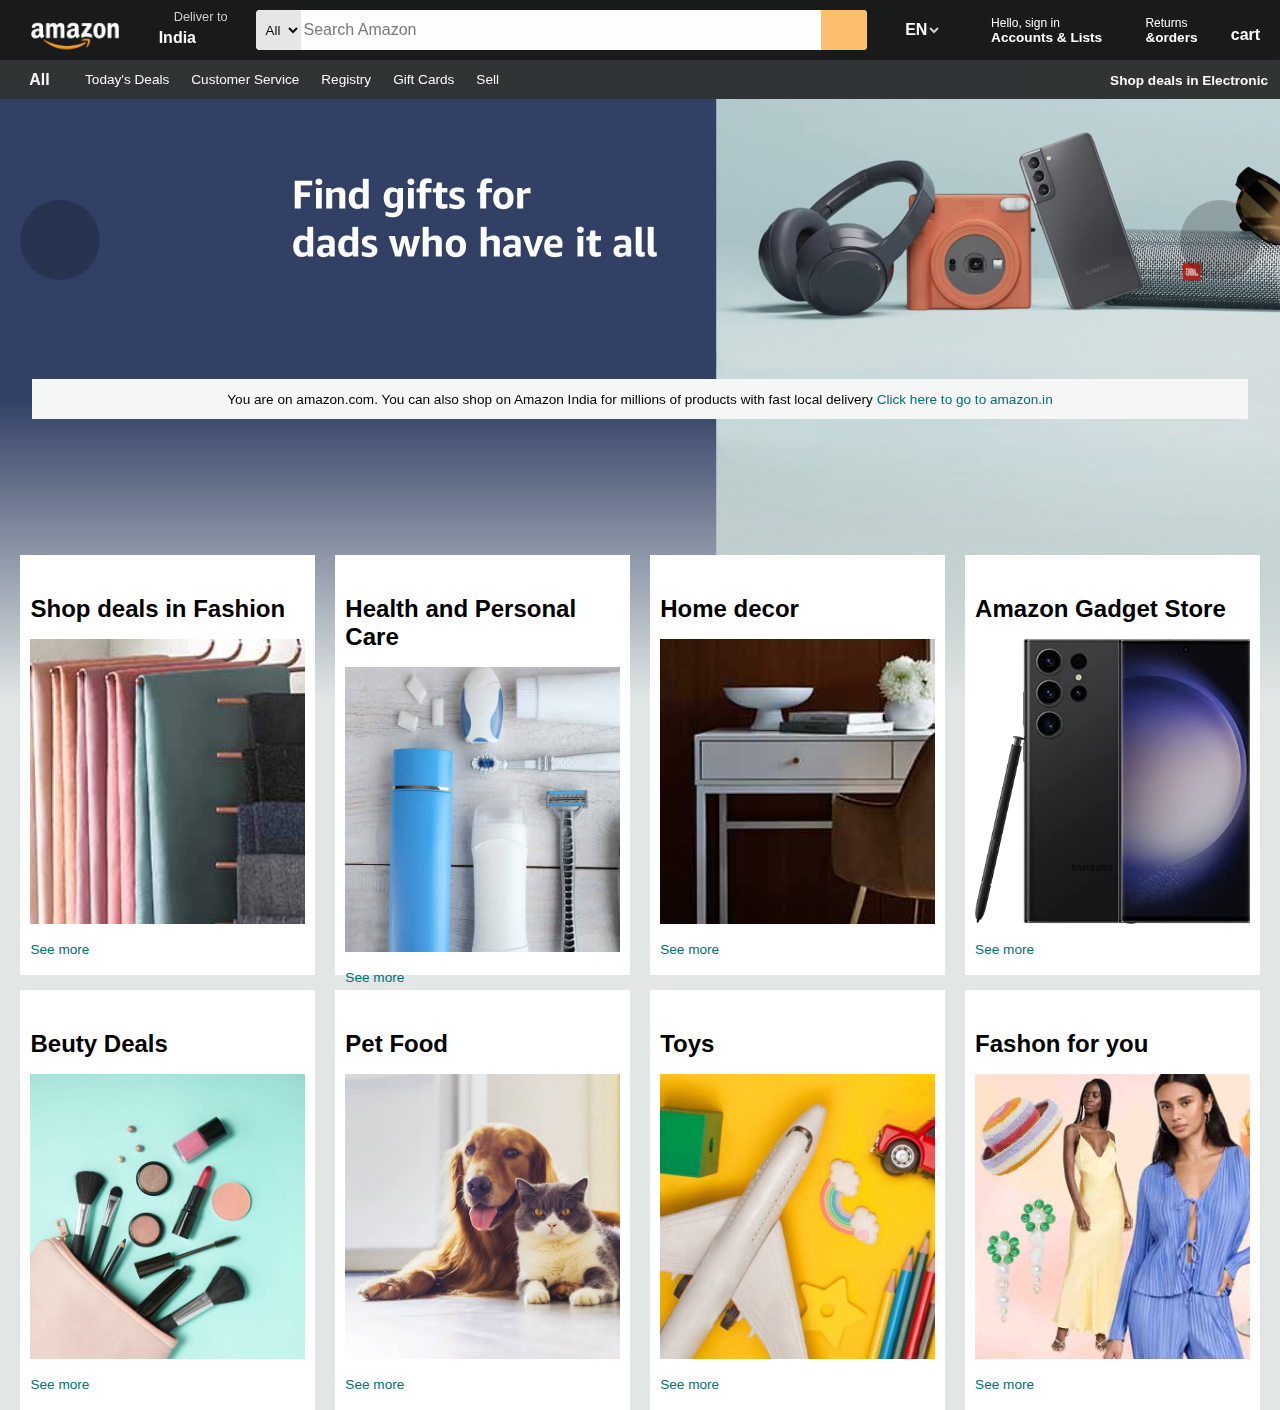
<file: html/index.html>
<!DOCTYPE html>
<html lang="en">
<head>
    <meta charset="UTF-8">
    <meta name="viewport" content="width=device-width, initial-scale=1.0">
    <title>Amazon</title>
    <link rel="stylesheet" href="https://cdnjs.cloudflare.com/ajax/libs/font-awesome/6.5.2/css/all.min.css" integrity="sha512-SnH5WK+bZxgPHs44uWIX+LLJAJ9/2PkPKZ5QiAj6Ta86w+fsb2TkcmfRyVX3pBnMFcV7oQPJkl9QevSCWr3W6A==" crossorigin="anonymous" referrerpolicy="no-referrer" />
    <link rel="stylesheet" href="../css/style.css">
</head>
<body>
   <header>
         <div class="navbar">
             <div class="nav-logo border">
                <div class="logo"></div>
             </div>
             <div>

             <div class="nav-add border">
                    <p class="add-f">Deliver to</p>
                    <div class="add-icon">
                        <i class="fa-solid fa-location-dot"></i>
                        <p class="add-s">India</p>
                    </div>
                </div>
             </div>
             
             <div class="nav-search ">
                <select class="search-select search-border" name="search" id="">
                    <option value="">All</option>
                    <option value="all" id="">All Department</option>
                    <option value="Elec">Electronic</option>
                    <option value="toy">Toys</option>
                    <option value="other">other</option>
                </select>
                <div class="search-input-box search-border">
                    <input class="search-input" type="text" name="search" id="search-input" placeholder="Search Amazon">  
                </div>
                 <div class="search-icon search-border">
                    <i class="fa-solid fa-magnifying-glass"></i>
                 </div>
             </div>


             <div class="lang border">
                <i class="fa-solid fa-globe"></i>
                <label for="language">EN</label>
                <select class="lang-select nav-select" name="language" id="language">
            
                    <option value="English">English</option>
                    <option value="Hindi">Hindi</option>
                </select>
                
             </div>

             <!-- box 5 -->
              <div class="sign-in border">
                <div>
                    <div class="nav-f"><p>Hello, sign in</p></div>
                    <div class="nav-s">
                        <p>Accounts & Lists</p>
                    </div>
                </div>
              </div>

              <div class="order border">
                <div>
                    <div class="nav-f"><p>Returns</p></div>
                    <div class="nav-s">
                        <p>&orders</p>
                    </div>
                </div>
              </div>

              <!-- box 6 -->
               <div class="cart border">
                <div class="cart-icon"> <i class="fa-solid fa-cart-shopping"></i></div>
                 <div class="cart-text"><p>cart</p></div>
               </div>
         </div>

         <!-- pannel -->

         <div class="panel">
            <div class="panel-all border">
                 <div class="panel-all-f"><i class="fa-solid fa-bars"></i></div>
                <p class="panel-all-s">All</p>
            </div>
            <div class="panel-tag">
                <div class="panel-tag1 border"><a href="">Today's Deals</a></div>
                <div class="panel-tag2 border"><a href="">Customer Service</a></div>
                <div class="panel-tag3 border"><a href="">Registry</a></div>
                <div class="panel-tag4 border"><a href="">Gift Cards</a></div>
                <div class="panel-tag5 border"><a href="">Sell</a></div>
              
            </div>
            <div class="panel-deals border">
                <div class="panel-tag6"><a href="">Shop deals in Electronic</a></div>
            </div>
         </div>
</header>
<main>
    <input type="checkbox" name="check" id="check">
    <div class="hero-section">
         
          <div class="hero-btn hero-btn-left">
            <label for="check" id="hero-btn1"><i class="fa-solid fa-chevron-left"></i></label>
          </div>
          <div class="hero-btn hero-btn-right">
            <label for="check" id="hero-btn2"><i class="fa-solid fa-chevron-right"></i></label>
          </div>
        <div class="hero-msg" >
            <p>You are on amazon.com. You can also shop on Amazon India for millions of products with fast local delivery <a href="">Click here to go to amazon.in</a></p>
        </div>
   </div>

   <!-- content -->

   <div class="shop-sec">
        <div class="box1 shop-box">
            <div>
                <h2>Shop deals in Fashion</h2>
                <div class="box1-img" style="background-image: url('../images/box1_image.jpg');"></div>
                <a href="">See more</a>
            </div>
        </div>
        <div class="box2 shop-box">
            <div>
                <h2>Health and Personal Care</h2>
                <div class="box1-img" style="background-image: url('../images/box2_image.jpg');"></div>
                <a href="">See more</a>
            </div>
        </div>
        <div class="box3 shop-box">
            <div>
                <h2>Home decor </h2>
                <div class="box1-img" style="background-image: url('../images/box3_image.jpg');"></div>
                <a href="">See more</a>
            </div>
        </div>
        <div class="box4 shop-box">
            <div>
                <h2>Amazon Gadget Store</h2>
                <div class="box1-img" style="background-image: url('../images/box4_image.jpg');"></div>
                <a href="">See more</a>
            </div>
        </div>
        <div class="box5 shop-box">
            <div>
                <h2>Beuty Deals</h2>
                <div class="box1-img" style="background-image: url('../images/box5_image.jpg');"></div>
                <a href="">See more</a>
            </div>
        </div>
        <div class="box6 shop-box">
            <div>
                <h2>Pet Food</h2>
                <div class="box1-img" style="background-image: url('../images/box6_image.jpg');"></div>
                <a href="">See more</a>
            </div>
        </div>
        <div class="box7 shop-box">
            <div>
                <h2>Toys</h2>
                <div class="box1-img" style="background-image: url('../images/box7_image.jpg');"></div>
                <a href="">See more</a>
            </div>
        </div>
        <div class="box8 shop-box">
            <div>
                <h2>Fashon for you</h2>
                <div class="box1-img" style="background-image: url('../images/box8_image.jpg');"></div>
                <a href="">See more</a>
            </div>
        </div>
    
      </div>
  </main>
</body>
</html>
</file>
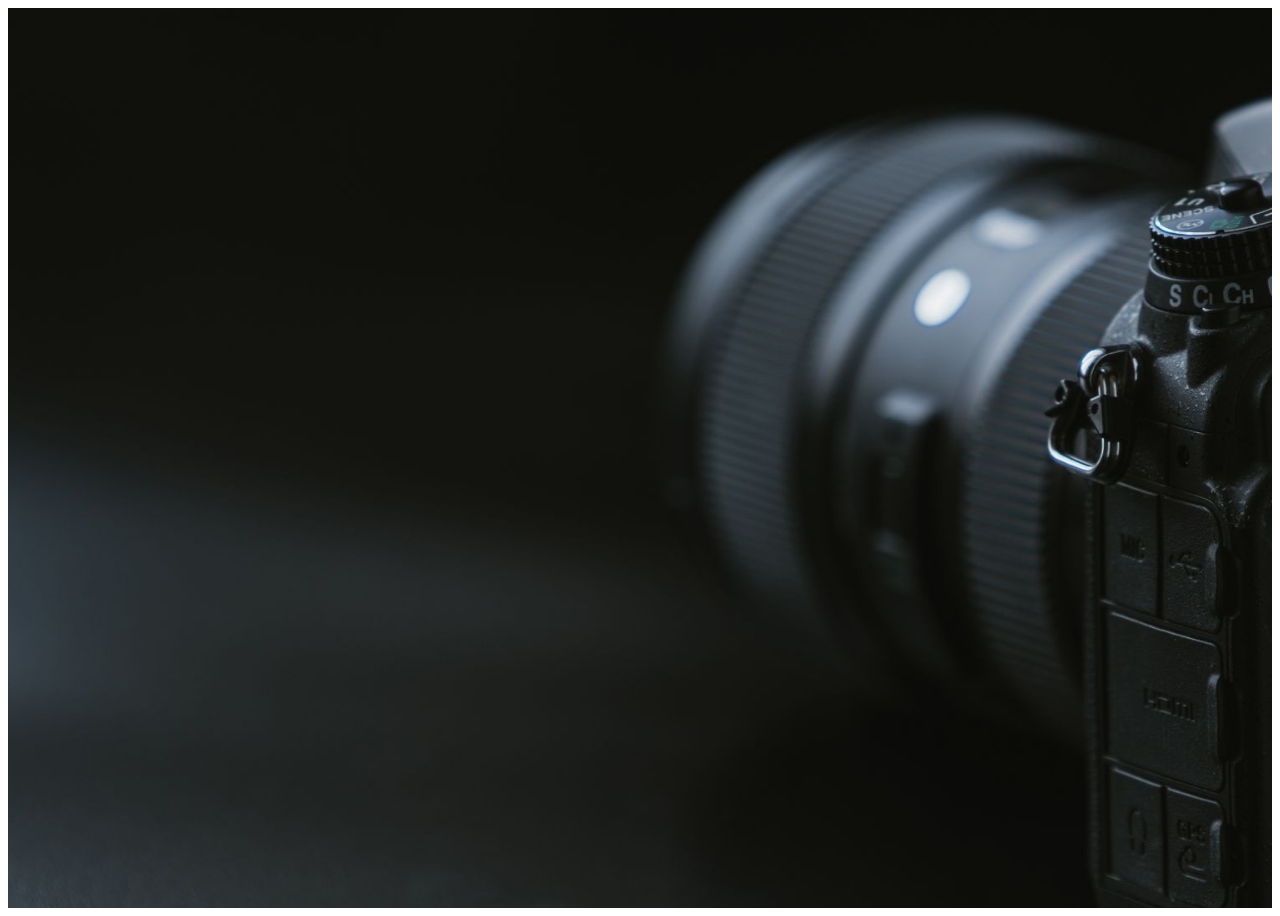
<file: html/test.html>
<!DOCTYPE html>
<html lang="en">
<head>
    <meta charset="UTF-8">
    <meta name="viewport" content="width=device-width, initial-scale=1.0">
    <title>Document</title>
    <link rel="stylesheet" href="test.css">
</head>
<body>
    <div>

    </div>
</body>
</html>
</file>
<file: css/style.css>
/* #0f1111; */*
{
    margin :0;
    font-family: Arial, Helvetica, sans-serif;
    border:border-box; 
}
.navbar{
    height: 60px;
    color:white;
    background-color: #0f1111;
    opacity: 0.95;
    display: flex;
    align-items: center;
    justify-content: space-evenly;
}

.nav-logo{
    height: 50px;
    width: 110px;
}
.logo{
   height: 100%;
   width: 100%;
   background-image: url(../images/amazon_logo.png);
   background-size: cover;
   
} 
.border{
    border:1px solid transparent;
}
.border:hover{
    border: 1.5px solid white;

}

/* box 2 */
.add-f{
    color: #cccccc;
  font-size: 0.8rem;
  margin-left:20px;
}
.add-s{
    font-weight: bold;
    margin: 5px;
}
.add-icon{
  display:flex;

}
.nav-add{
    width: 80px;
    padding: 3px;
}
/* box 3 */

.nav-search{
  height: 40px;
  width: 611px;
  background-color: #ffffff;
  border-radius: 4px;
  display: flex;
  align-items: center;
  justify-content: space-evenly;
}
/* .nav-search:hover{
    border: 4px solid #f39924;
} */
.search-select{
    background-color: #e6e6e6;
    width:45px;
    height: 40px;
    text-align: center;
    border-radius: 4px 0px 0px 4px;
    border: none;
}
.search-select:focus{
    outline: none;
    border: 4px solid #f39924;
}
.search-input-box{
    height: 40px;
   width: 100%;
   background-color: #ffffff;
   display: flex;
   align-items: center;
}
.search-input-box:focus-within{
    border: 4px solid #f39924;
}
.search-input{
    border:none;
    width:100%;
    font-size: 1rem;
}
.search-input:focus{
    outline: none;
    border: none;
}

.search-icon{
    height: 40px;
    width: 55px;
    background-color: #febd68;
    color: #0f1111;
    border-radius: 0px 4px 4px 0px;
    display: flex;
    justify-content: center;
    align-items: center;
    font-size:1.6rem ;
}

.search-icon:active{
    border: 4px solid #f39924;    
}

/* box  -- */
.lang{
    height:50px;
    width: 73px;
    background-color:#0f1111;
    display: flex;
    justify-content: center;
    align-items: center;
    font-weight: bold

}
.nav-select{
   height: 10px;
   width: 15px;
   border: none;
   color: #cccccc;
   background-color: #0f1111;
}


/* box 5 */
.sign-in{
  
    height: 50px;
    width: 131px;
    display: flex;
    justify-content: center;
    align-items: center;
}
.nav-f{
    font-size: 0.75rem;
}
.nav-s{
    font-size: 0.85rem;
    font-weight: bold;
}
.order{
    height: 50px;
    width: 77px;
    display:flex;
    justify-content: center;
    align-items: center;
}
.cart{
    height: 50px;
    display: flex;
    align-items: center;
}
.cart-icon{
    font-size: 1.5rem;
}
.cart-text{
    font-weight: bold;
    padding-top: 10px;
}

/* panell */
.panel{
    height: 39px;
    background-color: #05080a;
    opacity: 0.8;
    display: flex; 
    justify-content: space-evenly ;
    
}
.panel-all{
    width: 50px;
    color: white;
    display:flex;
    justify-content: center;
    align-items: center;
}
.panel-all-s{
   font-weight: bold;
   padding-left: 5px;
}

/* panel tags */

.panel-tag{
    width: 80%;
    display: flex;
    align-items: center;
}
.panel-tag div{
    height: 39px;;
    padding:0px 10px 0px 10px ;
    display: flex;
    align-items: center;
}
.panel a{
   text-decoration: none;
   color: #ffffff;
   font-size: 0.85rem;
}
.panel-deals{
    display: flex;
   justify-content: center;
    align-items: center;
    font-weight: bold
}


/* main */
body{
    background-color:#e2e7e6;
}
.hero-section{
    
    height:600px;
    background-image: url(../images/hero_image.jpg);
    background-size: cover;
    display: flex;
    justify-content: center;
    align-items: center;
      mask-image: linear-gradient(to bottom, black 50%, transparent 100%);
      transition: 2s ease-in 0;
}
main input{
    display:none;
}
.hero-btn{
    height: 80px;
    width: 80px;
    background-color: black;
    color: white;
    display: flex;
    justify-content: center;
    align-items: center;
    opacity: 0.2;
    font-weight: 100;
    font-size: 60px;
    border-radius: 50%;
    transition: 0.2s ease-in 0s;
}
.hero-btn-left{
    position: absolute;
    top:200px;
    left: 20px;
}
.hero-btn-right
{
    position: absolute;
    top:200px;
    right: 20px;
}
.hero-btn:hover{
    transform: scale(1.2);
    opacity: 0.4;
}

#check:checked +.hero-section {
    background-image: url(../images/bg1.jpg);
    mask-image: linear-gradient(to bottom, black 50%, transparent 100%);
}
.hero-msg{
    width: 95%;
    height: 40px;
    background-color: #f5f6f6;
    display: flex;
    align-items: center;
    justify-content: center;
    font-size: 0.85rem;
}
.hero-msg a,a{
    text-decoration: none;
    color: #007175;
    font-size: 0.85rem;
}

/* shoping section */
.shop-sec{
    display: flex;
    flex-wrap: wrap;
    justify-content: space-evenly;
    /* background-color:#e2e7e6; */
    position: absolute;
    top:60vh;
}
.shop-box{
    height:385px;
    width: 23%;
    background-color: white;
    padding: 20px 0px 15px;
    margin-top:15px
}

.box1-img{
    height: 285px;;
    /* background-image: url(../images/box1_image.jpg); */
    background-size: cover;
    margin-top: 1rem;
    margin-bottom: 1rem;
}

.shop-box>div{
    margin: 20px 10px;
}
</file>
<file: html/test.css>
div{
    height: 100vh;
    background-color: black;
    background-image: url(photo.jpg);
    background-size: cover;
    background-size: 1
}
</file>
